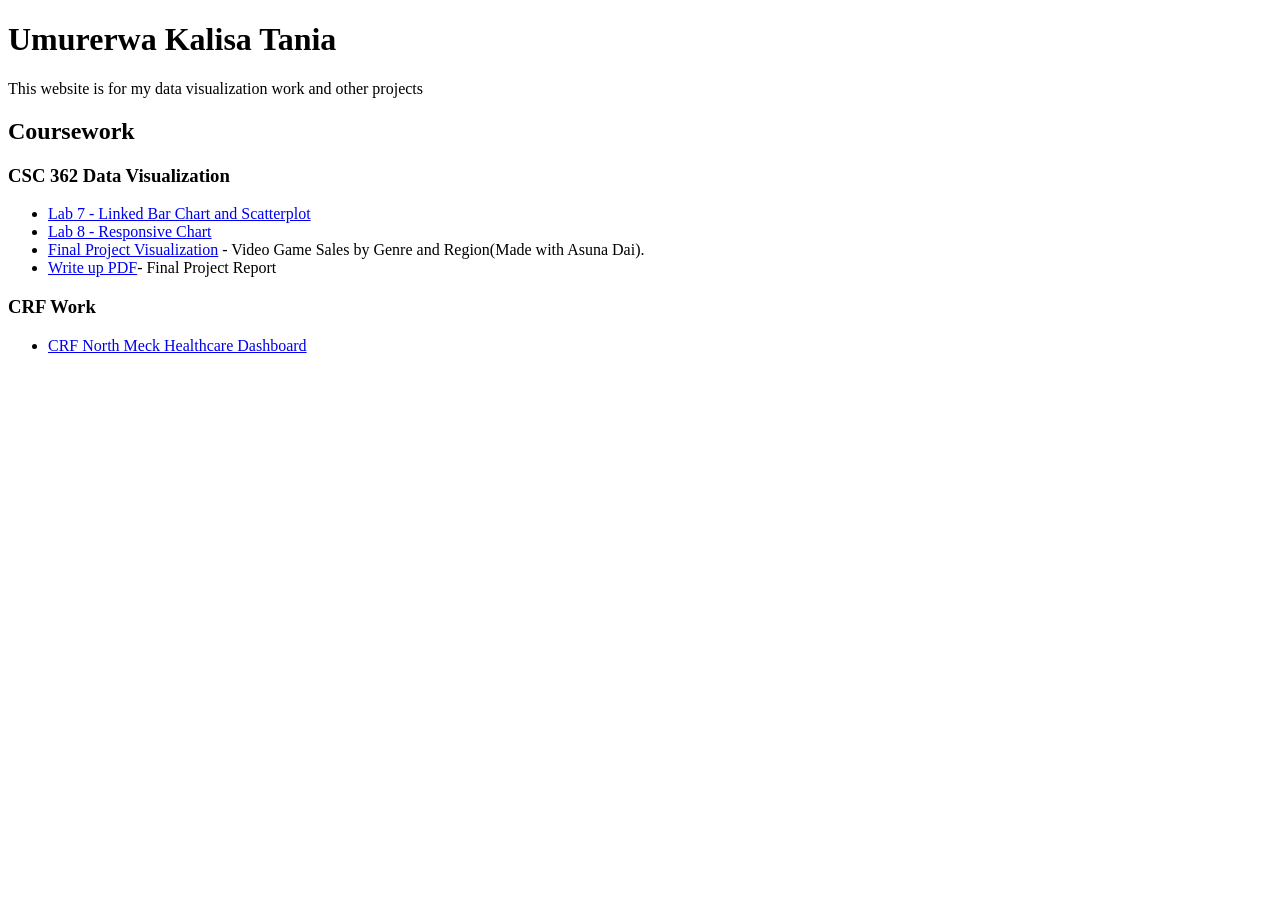
<file: index.html>
<!DOCTYPE html>
<html>
  <head>
    <meta charset="UTF-8">
    <meta name="viewport" content="width=device-width, initial-scale=1.0">
    <title>My Github Portfolio</title>
    <link href="https://fonts.googleapis.com/css2?family=Poppins:wght@300;400;600;700&display=swap" rel="stylesheet">
  </head>
  <body>
    <h1>Umurerwa Kalisa Tania</h1>
    <p>This website is for my data visualization work and other projects</p>

    <h2>Coursework</h2>
    <h3>CSC 362 Data Visualization</h3>

    <ul>
      <li> <a href="lab-7-multiple-views-taumurerwakalisa-1/trails-skeleton/index.html">Lab 7 - Linked Bar Chart and Scatterplot</a></li>
      <li> <a href="lab-8-advanced-topics-taumurerwakalisa/responsive/index.html">Lab 8 - Responsive Chart</a></li>
      <li> <a href="datavizfinal_May8/index.html"> Final Project Visualization</a> - Video Game Sales by Genre and Region(Made with Asuna Dai).</li>
      <li> <a href="Written documents/Data Vis Final Write Up .pdf"> Write up PDF</a>- Final Project Report</li>
    </ul>

    <h3>CRF Work</h3>
    <ul>
      <li> <a href="first_viz/index.html"> CRF North Meck Healthcare Dashboard</a></li>
    </ul>
  </body>
</html>
</file>
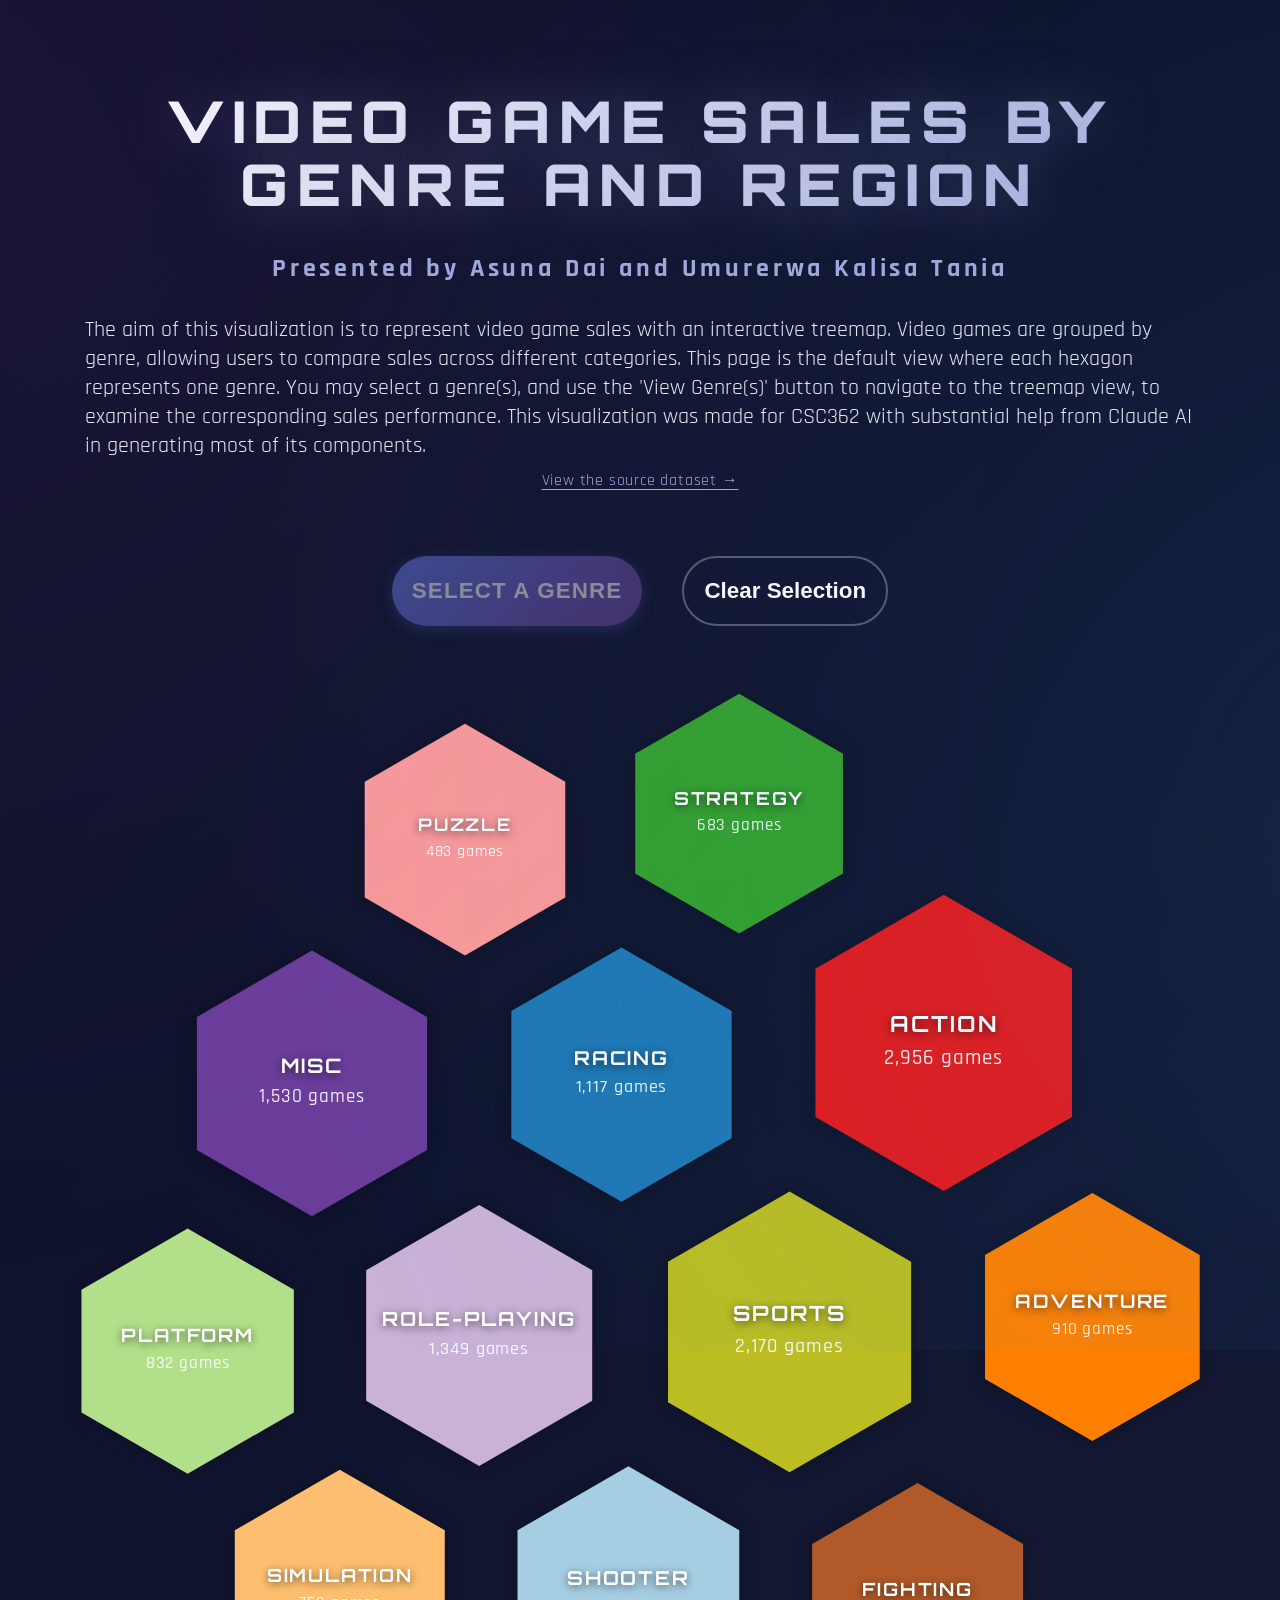
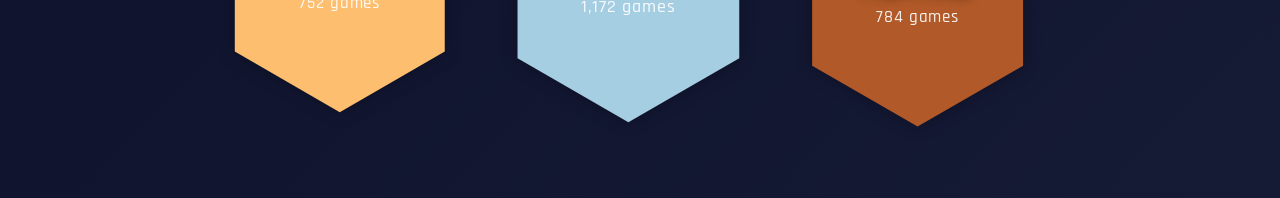
<file: datavizfinal_May8/index.html>
<!DOCTYPE html>
<html lang="en">
    <head>
        <meta charset="UTF-8">
        <meta name="viewport" content="width=device-width, initial-scale=1.0">
        <title>Video game genre categories</title>
        <link href="https://fonts.googleapis.com/css2?family=Orbitron:wght@700;900&family=Rajdhani:wght@400;600&display=swap" rel="stylesheet">
        <link rel="stylesheet" href="css/hexagons.css">

       
    </head>

    <body>
        <div class="container">
            <!--Visualization title-->
            
                <h1 aria-label="Visualization of video game sales by genre and region" aria-describedby="visualization-description">VIDEO GAME SALES BY GENRE AND REGION</h1>
                <h3 class="subtitle">Presented by Asuna Dai and Umurerwa Kalisa Tania</h3>
                <p id="visualization-description">The aim of this visualization is to represent video game sales 
                    with an interactive treemap.  Video games are grouped by genre, allowing users to compare sales across
                    different categories. This page is the default view where each hexagon represents one genre. 
                    You may select a genre(s), and use the 'View Genre(s)' button to navigate to 
                    the treemap view, to examine the corresponding sales performance.
                    This visualization was made for CSC362 with substantial help from Claude AI in generating 
				    most of its components.
                </p>

                <p class="data-source-link">
                    <a href="data.html">View the source dataset &rarr;</a>
                </p>
        </div>

            <!-- Selection button -->
        <div class="button-container">
            <button id="view-treemap-btn" disabled>Select a Genre</button>
            <button id="clear-selection-btn">Clear Selection</button>
        </div>

        <div class="hexagon-section" role="region" aria-label="A display of genres for each game">
            <!--Create SVG drawing area for the hexagons--> 
            <svg id="hexagon-container"></svg>

            <!-- Add tooltip element -->
            <div id="tooltip" class="tooltip"></div>
        </div>



        <script src="js/d3.v6.min.js"></script>
        <script src="js/hexagons.js"></script>
    </body>
</html>
</file>
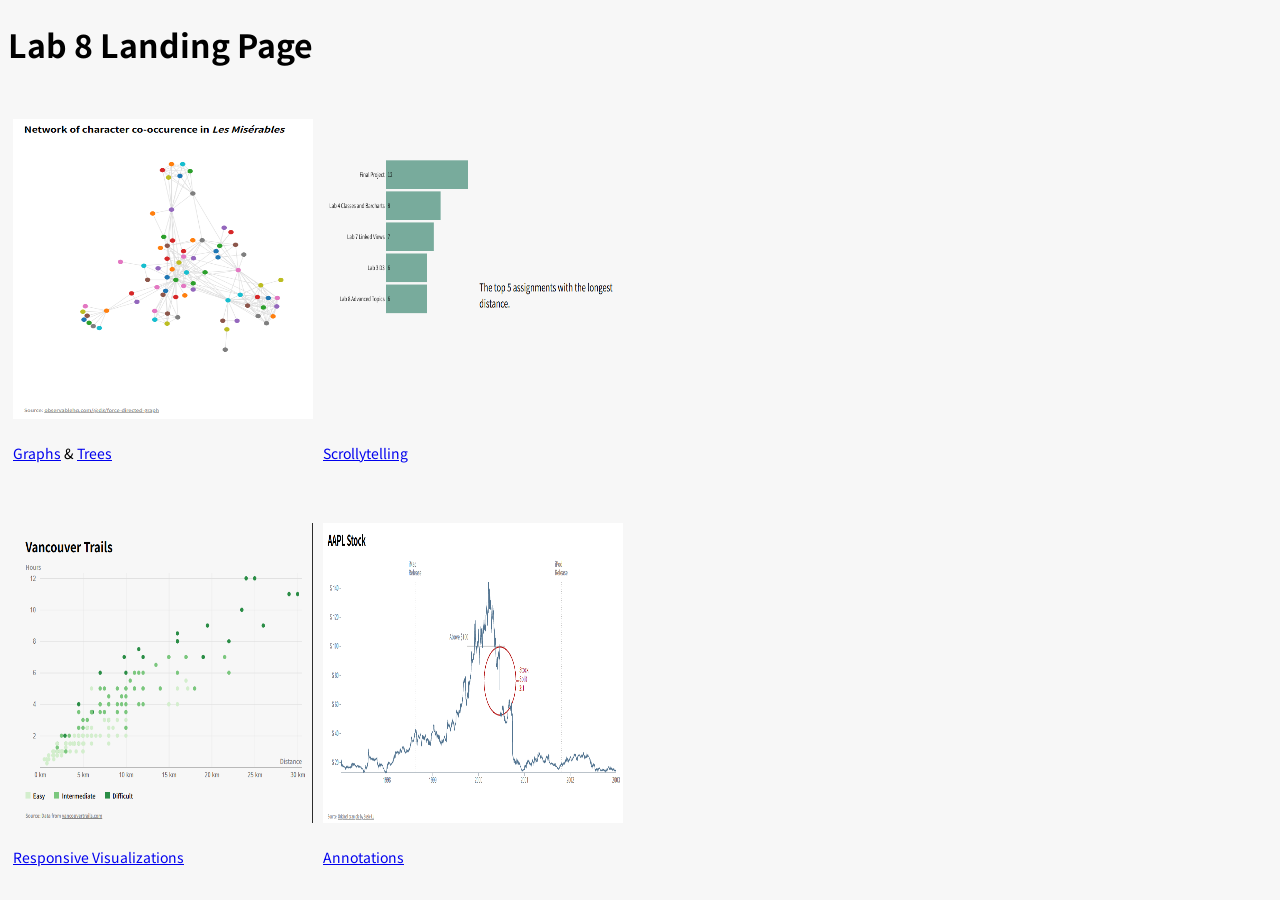
<file: lab-8-advanced-topics-taumurerwakalisa/index.html>
<!DOCTYPE html>
<html lang="en">
<head>
    <meta charset="UTF-8">
    <meta name="viewport" content="width=device-width, initial-scale=1.0">
    <title>Lab 8</title>
    <link rel="stylesheet" href="css/style.css">
    <link href="https://fonts.googleapis.com/css2?family=Noto+Sans+JP:wght@400;500;700&display=swap" rel="stylesheet">
</head>
<body>
    <h1>Lab 8 Landing Page</h1>
    <style type="text/css">
        </style>
        <table class="tg">
        <thead>
          <tr>
            <th class="tg-0pky"><br><img src="images/graphs.png" alt="A network of character occurence in Les Miserables" width="300" height="300"></th>
            <th class="tg-0pky"><br><img src="images/scrollytelling.png" alt="A scrollable visualization of assignments in CSC 362" width="300" height="300"></th>
          </tr>
        </thead>
        <tbody>
          <tr>
            <td class="tg-0pky"><a href="graphs/index.html">Graphs</a> & <a href="graphs/index.html">Trees</a></td>
            <td class="tg-0pky"><a href="scrollytelling/index.html">Scrollytelling</a></td>
          </tr>
          <tr>
            <td class="tg-0lax"></td>
            <td class="tg-0lax"></td>
          </tr>
          <tr>
            <td class="tg-0pky"><br><img src="images/responsiveViz.png" alt="A responsive scatterplot of Vancouver trails" width="300" height="300"></td>
            <td class="tg-0pky"><br><img src="images/annotations.png" alt="A line graph demonstrating the use of annotations" width="300" height="300"></td>
          </tr>
          <tr>
            <td class="tg-0pky"><a href="responsive/index.html">Responsive Visualizations</a></td>
            <td class="tg-0pky"><a href="annotations/index.html">Annotations</a></td>
          </tr>
        </tbody>
        </table>
</body>
</html>
</file>
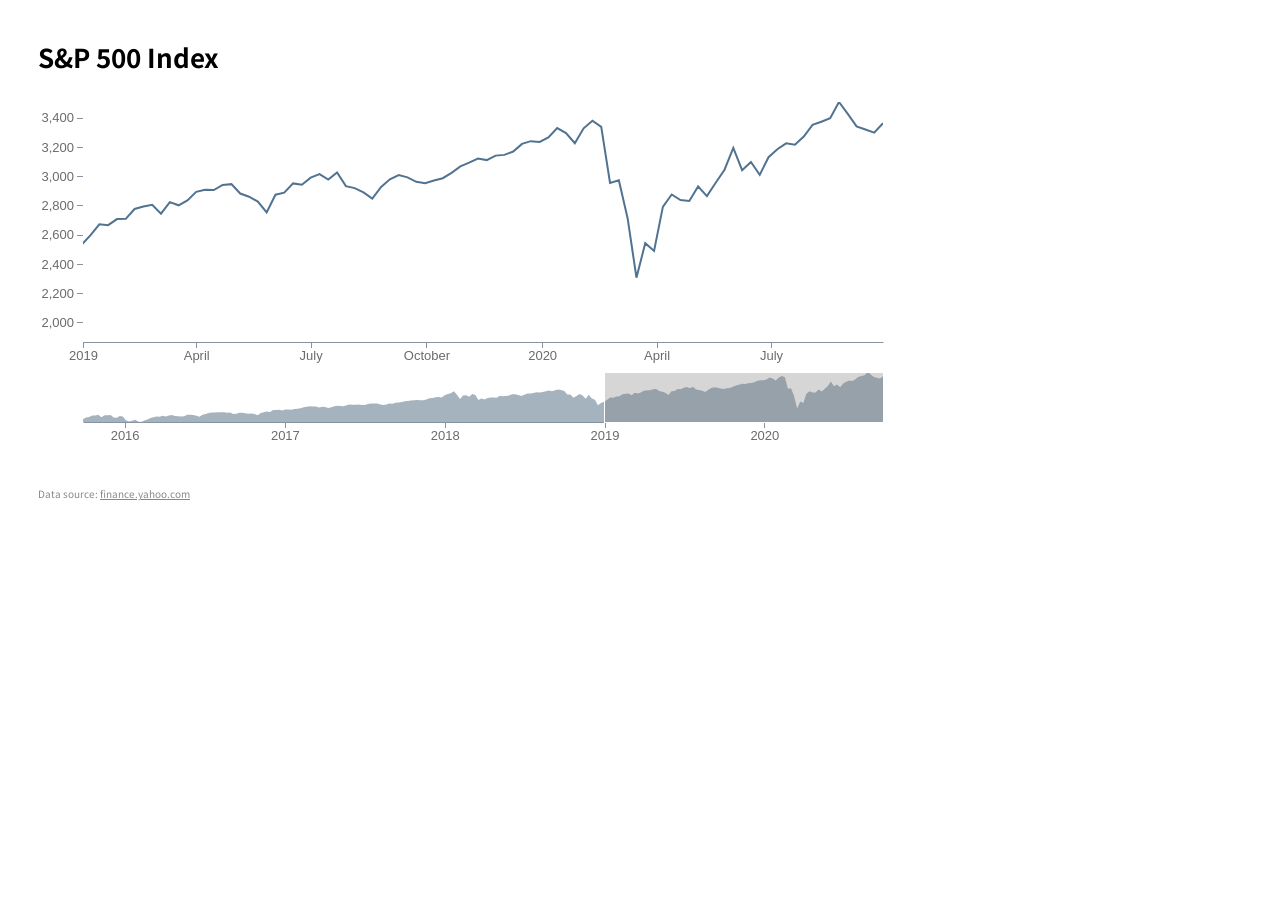
<file: lab-7-multiple-views-taumurerwakalisa-1/stock-skeleton/index.html>
<!DOCTYPE html>
<html>
<head>
    <title>D3 Brushing & Linking</title>
    <link rel="stylesheet" href="css/style.css">
    <link href="https://fonts.googleapis.com/css2?family=Noto+Sans+JP:wght@500;700&display=swap" rel="stylesheet">
</head>
<body> 
    <h1>S&P 500 Index</h1>

    <svg id="chart"></svg>

    <div class="source">
        Data source: <a href="https://finance.yahoo.com">finance.yahoo.com</a>
    </div>
    
    <script src="js/d3.v6.min.js"></script>
    <script src="js/focusContextVis.js"></script>
    <script src="js/main.js"></script>
</body>
</html>
</file>
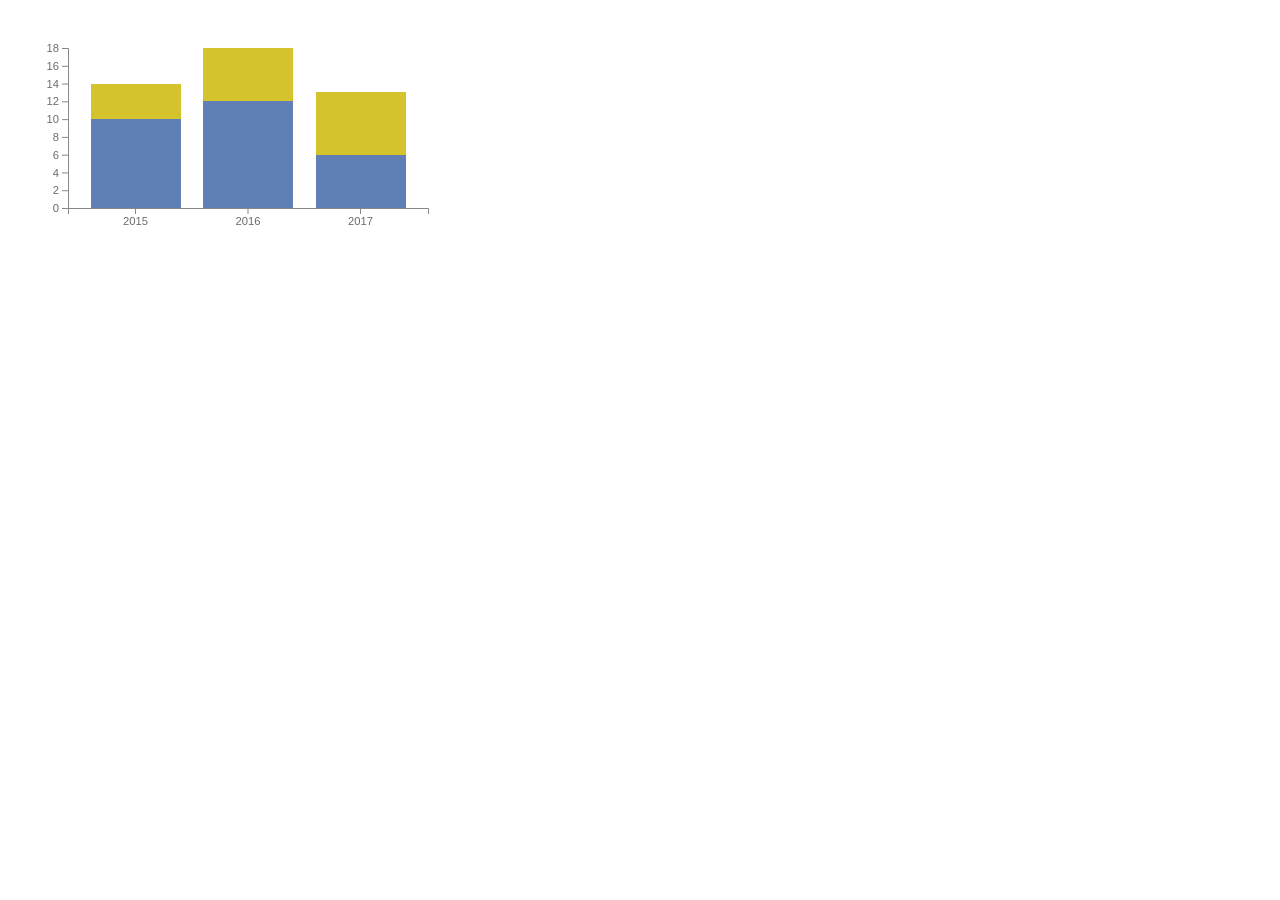
<file: lab-7-multiple-views-taumurerwakalisa-1/stream-stacks/index.html>
<!DOCTYPE html>
<html>
<head>
    <title>D3 Stacked Bar Chart</title>
    <meta charset="utf-8">
    <link rel="icon" href="data:;base64,iVBORwOKGO=" />
    <link rel="stylesheet" href="css/style.css">
    <link href="https://fonts.googleapis.com/css2?family=Noto+Sans+JP:wght@400;700&display=swap" rel="stylesheet">
</head>
<body>
    
    <svg id="chart"></svg>
    
    <script src="js/d3.v6.min.js"></script>
    <script src="js/stackedBarChart.js"></script>
    <script src="js/main.js"></script>
</body>
</html>
</file>
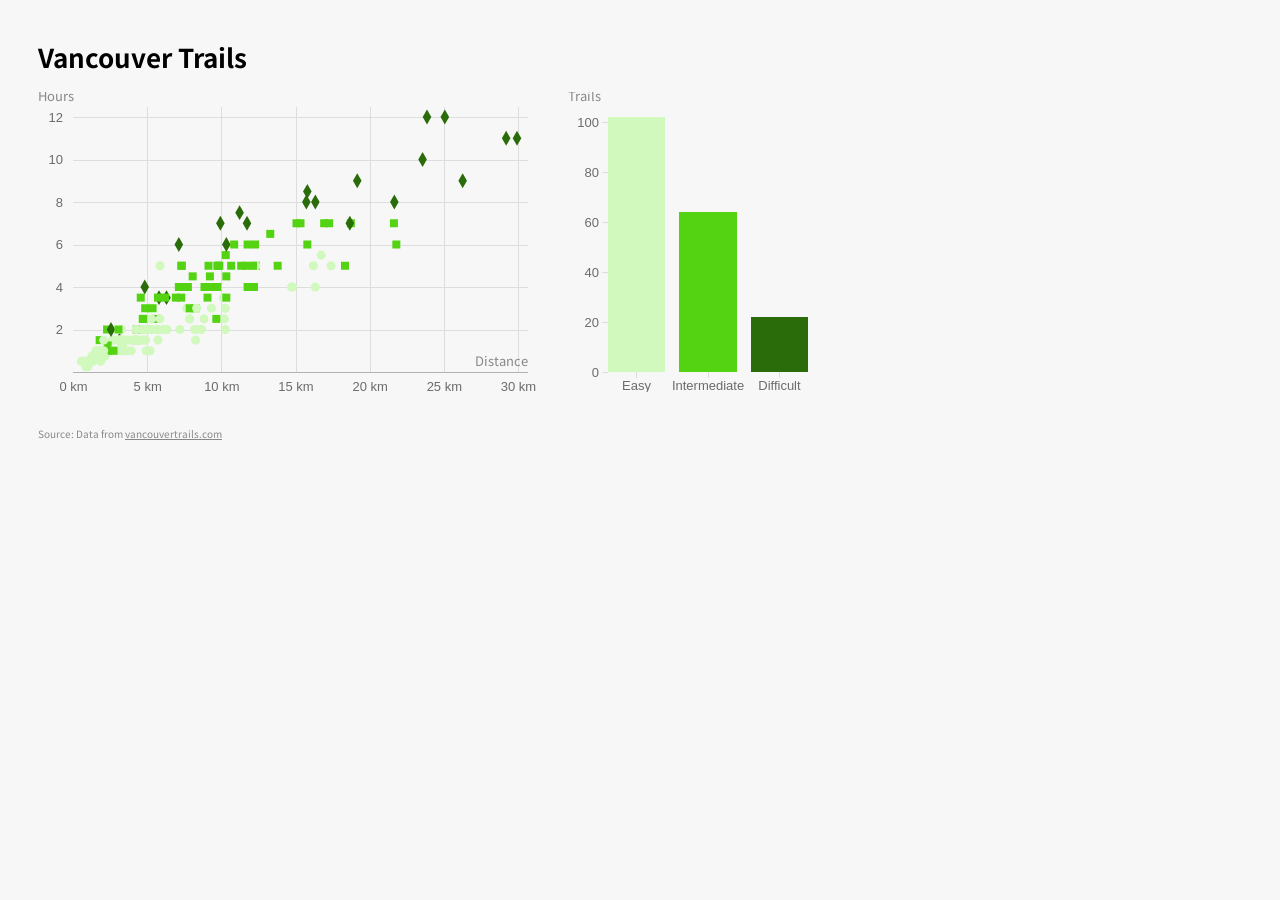
<file: lab-7-multiple-views-taumurerwakalisa-1/trails-skeleton/index.html>
<!DOCTYPE html>
<html>
<head>
    <title>D3 Linked Charts - Basic</title>
    <link rel="stylesheet" href="css/style.css">
    <link href="https://fonts.googleapis.com/css2?family=Noto+Sans+JP:wght@500;700&display=swap" rel="stylesheet">
</head>
<body> 
    <h1>Vancouver Trails</h1>
    <!-- The wrapper div, called "container", has the display "flex" in the CSS
    to help position both divs close to each other on the page.-->
    <div class="container">

        <!-- We have two divs, one for each SVG.The class for the scatterplot div
        helps with left/right positioning-->
        <div class="margin-right"><svg id="scatterplot"></svg></div>
        <div><svg id="barchart"></svg></div>

    </div>

    <div class="source">
        Source: Data from <a href="https://vancouvertrails.com/trails/">vancouvertrails.com</a>
    </div>

    <!-- Similar tooltip code that we have used previously -->
    <div id="tooltip"></div>
    
    <!-- Order matters: we first import D3, then we use it in 
    scatterplot and barchart. We use our Scatterplot and Barchart
    objects in our main.js, so it should be last. -->
    <script src="js/d3.v6.min.js"></script>
    <script src="js/scatterplot.js"></script>
    <script src="js/barchart.js"></script>
    <script src="js/main.js"></script>
</body>
</html>
</file>
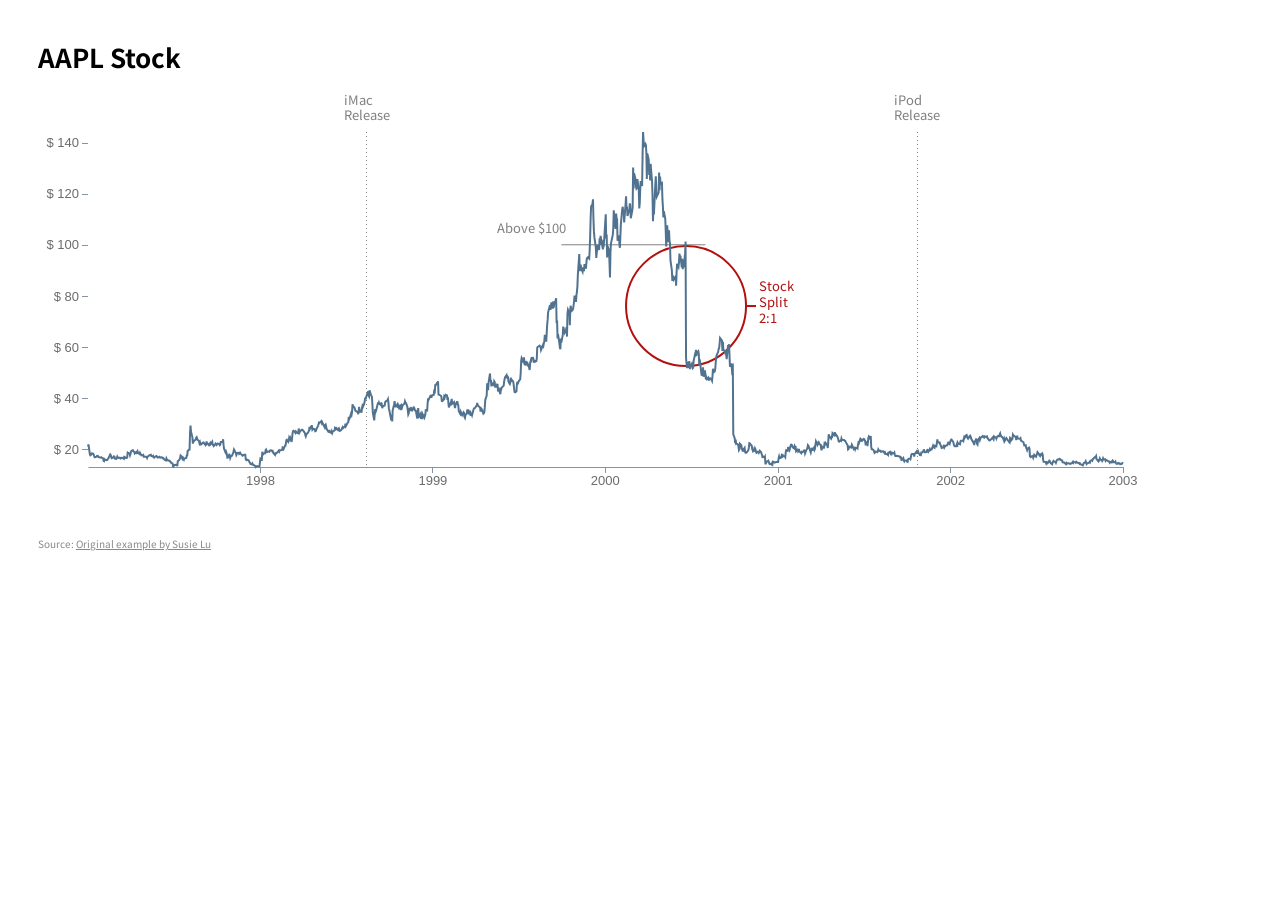
<file: lab-8-advanced-topics-taumurerwakalisa/annotations/index.html>
<!DOCTYPE html>
<html>
<head>
    <title>D3 Annotated Line Chart</title>
    <link rel="icon" href="data:;base64,iVBORwOKGO=" />
    <link rel="stylesheet" href="css/style.css">
    <link href="https://fonts.googleapis.com/css2?family=Noto+Sans+JP:wght@500;700&display=swap" rel="stylesheet">
</head>
<body> 
    <h1>AAPL Stock</h1>

    <svg id="chart"></svg>

    <div class="source">
        Source: <a href="https://bl.ocks.org/susielu/23dc3082669ee026c552b85081d90976">Original example by Susie Lu</a>
    </div>
    
    <script src="../js/d3.v6.min.js"></script>
    <script src="js/d3-annotation.min.js"></script>
    <script src="js/linechart.js"></script>
    <script src="js/main.js"></script>
</body>
</html>
</file>
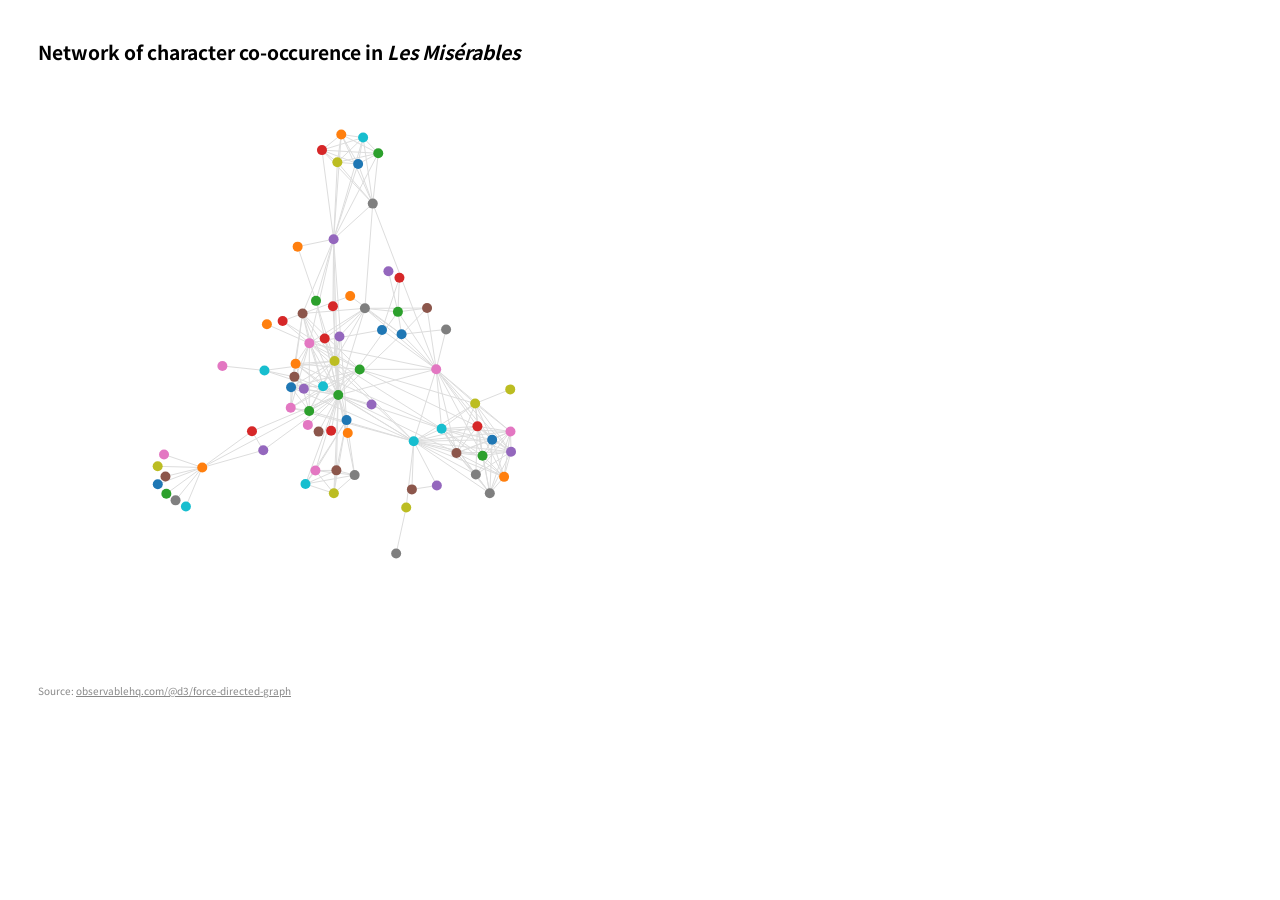
<file: lab-8-advanced-topics-taumurerwakalisa/graphs/index.html>
<!DOCTYPE html>
<html lang="en">
<head>
    <meta charset="UTF-8">
    <meta name="viewport" content="width=device-width, initial-scale=1.0">
    <title>Graphs and Trees</title>
    <link rel="stylesheet" href="css/style.css">
    <meta charset="UTF-8">
    <link href="https://fonts.googleapis.com/css2?family=Noto+Sans+JP:wght@500;700&display=swap" rel="stylesheet">

</head>
<body>
    <h1>Network of character co-occurence in <i>Les Misérables</i></h1>

    <div id="force-directed-graph"></div>
    <div id="name"></div>
    <div class="source">
        Source: <a href="https://observablehq.com/@d3/force-directed-graph">observablehq.com/@d3/force-directed-graph</a>
    </div>

    <script src="../js/d3.v6.min.js"></script>
    <script src="js/forceDirectedGraph.js"></script>
    <script src="js/main.js"></script>
</body>
</html>
</file>
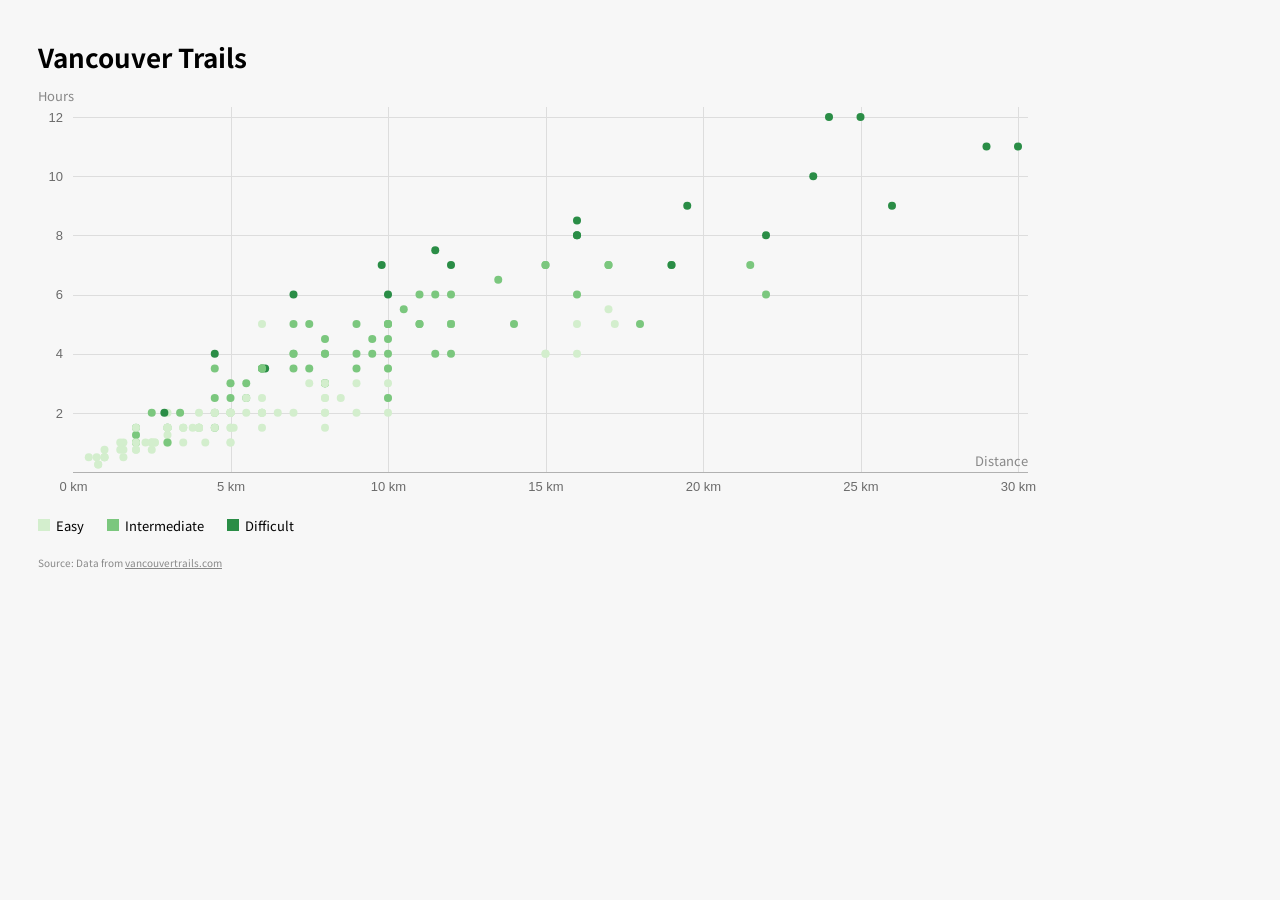
<file: lab-8-advanced-topics-taumurerwakalisa/responsive/index.html>
<!DOCTYPE html>
<html>
<head>
    <title>D3 Responsive Scatter Plot</title>
    <link rel="icon" href="data:;base64,iVBORwOKGO=" />
    <link rel="stylesheet" href="css/style.css">
    <link href="https://fonts.googleapis.com/css2?family=Noto+Sans+JP:wght@500;700&display=swap" rel="stylesheet">
</head>
<body> 
    <h1>Vancouver Trails</h1>
    
    <div id="scatterplot"></div>

    <ul class="legend">
        <li class="legend-btn" data-difficulty="Easy"><span class="legend-symbol"></span> Easy</li>
        <li class="legend-btn" data-difficulty="Intermediate"><span class="legend-symbol"></span> Intermediate</li>
        <li class="legend-btn" data-difficulty="Difficult"><span class="legend-symbol"></span> Difficult</li>
    </ul>

    <div class="source">
        Source: Data from <a href="https://vancouvertrails.com/trails/">vancouvertrails.com</a>
    </div>

    <div id="tooltip"></div>
    
    <script src="../js/d3.v6.min.js"></script>
    <script src="js/scatterplot.js"></script>
    <script src="js/main.js"></script>
</body>
</html>
</file>
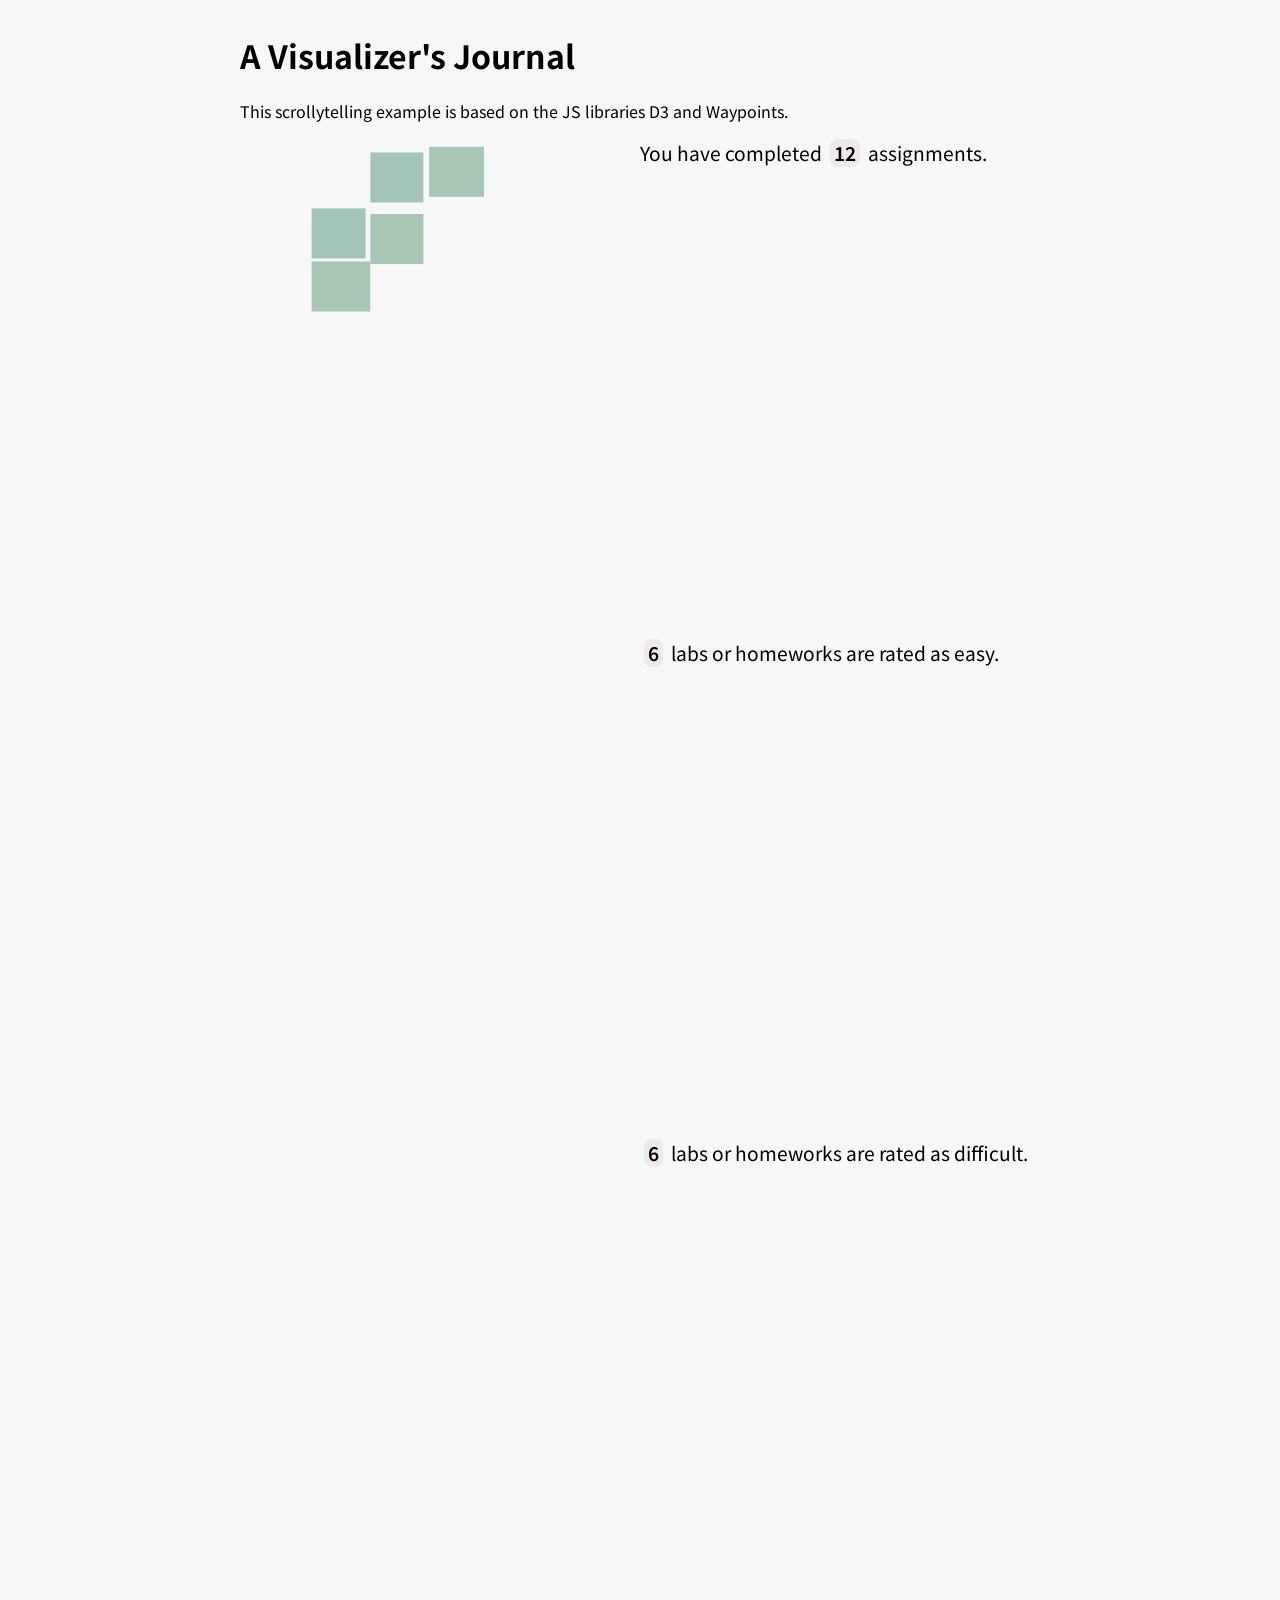
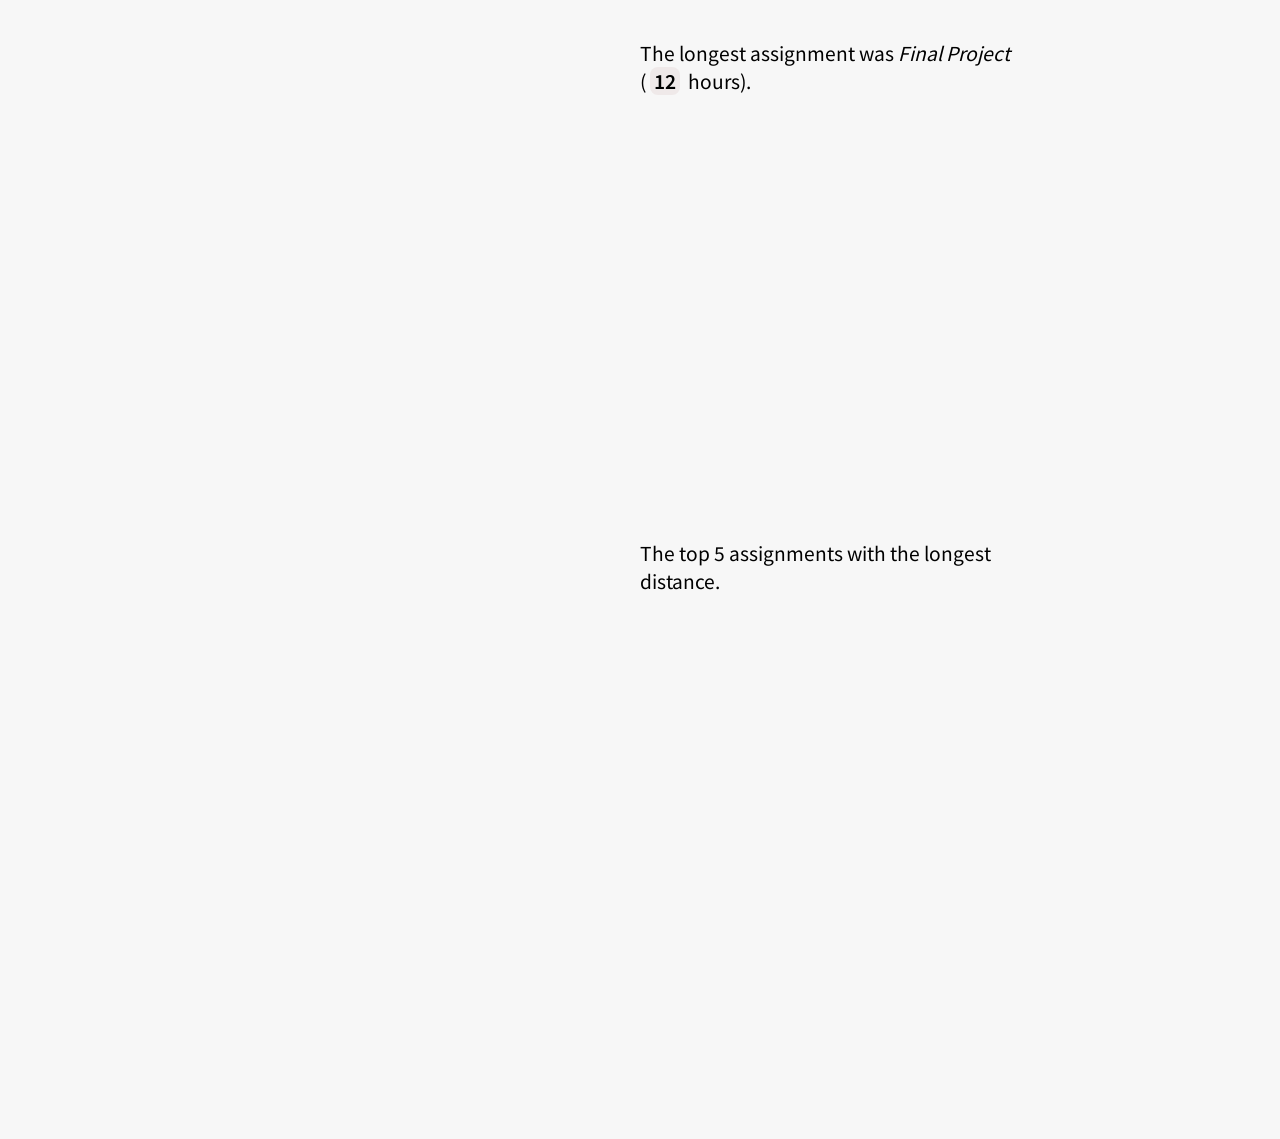
<file: lab-8-advanced-topics-taumurerwakalisa/scrollytelling/index.html>
<!DOCTYPE html>
<html>
<head>
    <title>Scrollytelling using D3 and Waypoints</title>
    <link rel="icon" href="data:;base64,iVBORwOKGO=" />
    <link rel="stylesheet" href="css/style.css">
    <link href="https://fonts.googleapis.com/css2?family=Noto+Sans+JP:wght@400;500;700&display=swap" rel="stylesheet">
</head>
<body> 
    <div class="page">
        <h1>A Visualizer's Journal</h1>

        <p>This scrollytelling example is based on the JS libraries D3 and Waypoints.</p>

  <!--     <div class="container">
            <div id="vis"></div>
            <div id="prose">
                <div class="step" id="step0">You have completed <span class="count" id="hikes-count"></span> hikes.</div>
                <div class="step" id="step1"><span class="count" id="easy-hikes-count"></span> hikes are rated as easy.</div>
                <div class="step" id="step2"><span class="count" id="difficult-hikes-count"></span> hikes are rated as difficult.</div>
                <div class="step" id="step3">The longest hike was <i><span id="max-duration-trail"></span></i><br>(<span class="count" id="max-duration"></span> hours).</div>
                <div class="step" id="step4">The top 10 trails with the longest distance.</div>
            </div>
        </div>

        Let the hikes = assignments
        Let the trails = name 
    -->


        <div class="container">
            <div id="vis-column"></div>
            <div id="text-column">
                <div class="step" id="step0">You have completed <span class="count" id="assignments-count"></span> assignments.</div>
                <div class="step" id="step1"><span class="count" id="easy-assignments-count"></span> labs or homeworks are rated as easy.</div>
                <div class="step" id="step2"><span class="count" id="difficult-assignments-count"></span> labs or homeworks are rated as difficult.</div>
                <div class="step" id="step3">The longest assignment was <i><span id="max-duration-name"></span></i><br>(<span class="count" id="max-duration"></span> hours).</div>
                <div class="step" id="step4">The top 5 assignments with the longest distance.</div>
            </div>
        </div>


    </div>


    <script src="../js/d3.v6.min.js"></script>
    <script src="js/noframework.waypoints.min.js"></script>
    <script src="js/scrollerVis.js"></script>
    <script src="js/main.js"></script>
</body>
</html>
</file>
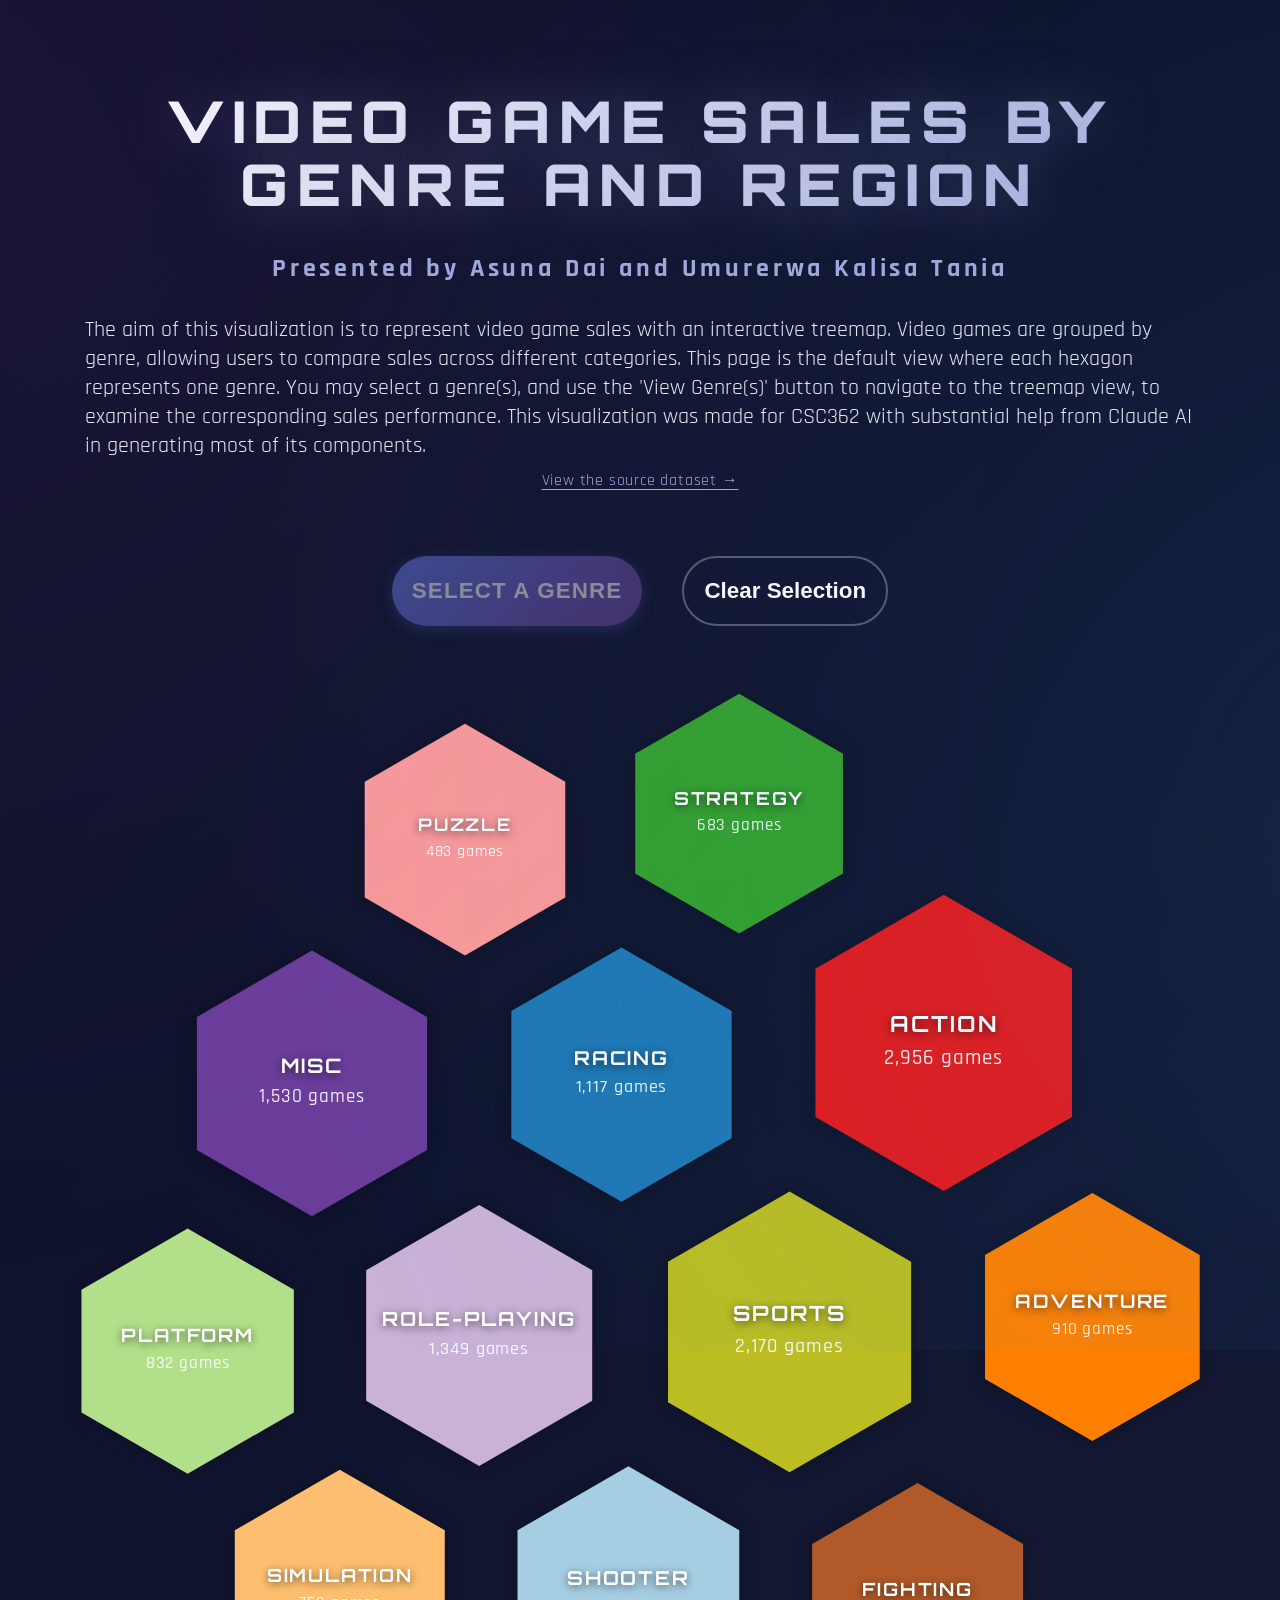
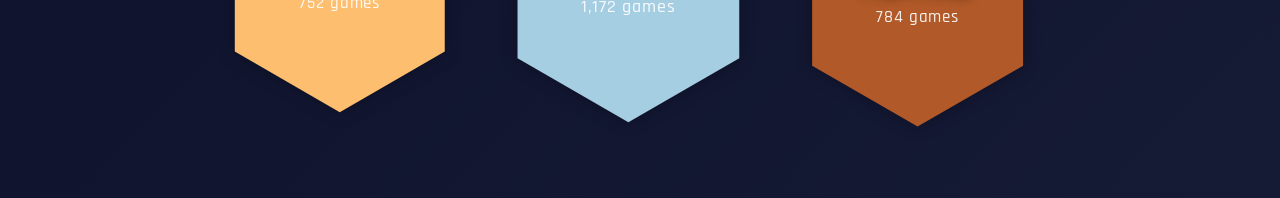
<file: datavizfinal_May8/hexagons.html>
<!DOCTYPE html>
<html lang="en">
    <head>
        <meta charset="UTF-8">
        <meta name="viewport" content="width=device-width, initial-scale=1.0">
        <title>Video game genre categories</title>
        <link href="https://fonts.googleapis.com/css2?family=Orbitron:wght@700;900&family=Rajdhani:wght@400;600&display=swap" rel="stylesheet">
        <link rel="stylesheet" href="css/hexagons.css">

       
    </head>

    <body>
        <div class="container">
            <!--Visualization title-->
            
                <h1 aria-label="Visualization of video game sales by genre and region" aria-describedby="visualization-description">VIDEO GAME SALES BY GENRE AND REGION</h1>
                <h3 class="subtitle">Presented by Asuna Dai and Umurerwa Kalisa Tania</h3>
                <p id="visualization-description">The aim of this visualization is to represent video game sales 
                    with an interactive treemap.  Video games are grouped by genre, allowing users to compare sales across
                    different categories. This page is the default view where each hexagon represents one genre. 
                    You may select a genre(s), and use the 'View Genre(s)' button to navigate to 
                    the treemap view, to examine the corresponding sales performance.
                    This visualization was made for CSC362 with substantial help from Claude AI in generating 
				    most of its components.
                </p>

                <p class="data-source-link">
                    <a href="data.html">View the source dataset &rarr;</a>
                </p>
        </div>

            <!-- Selection button -->
        <div class="button-container">
            <button id="view-treemap-btn" disabled>Select a Genre</button>
            <button id="clear-selection-btn">Clear Selection</button>
        </div>

        <div class="hexagon-section" role="region" aria-label="A display of genres for each game">
            <!--Create SVG drawing area for the hexagons--> 
            <svg id="hexagon-container"></svg>

            <!-- Add tooltip element -->
            <div id="tooltip" class="tooltip"></div>
        </div>



        <script src="js/d3.v6.min.js"></script>
        <script src="js/hexagons.js"></script>
    </body>
</html>
</file>
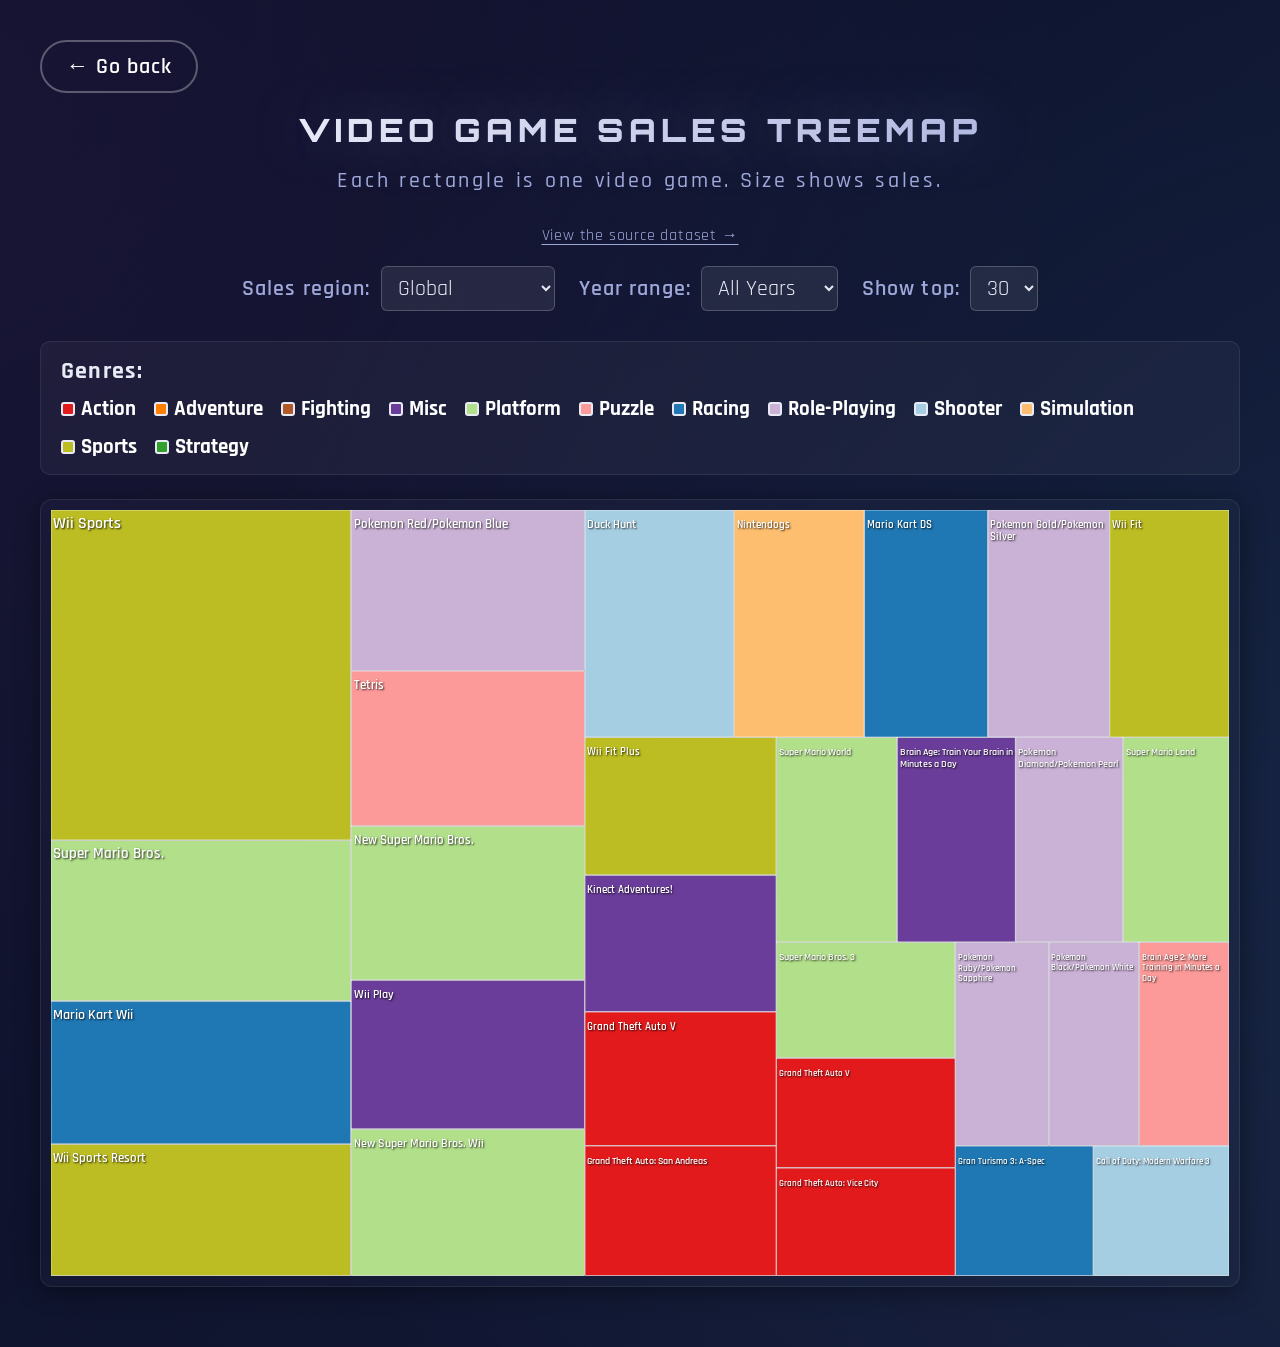
<file: datavizfinal_May8/treemap.html>
<!DOCTYPE html>
<html lang="en">
<head>
	<meta charset="UTF-8">
	<meta name="viewport" content="width=device-width, initial-scale=1.0">
	<title>Video Game Sales Treemap</title>

	<link href="https://fonts.googleapis.com/css2?family=Orbitron:wght@700;900&family=Rajdhani:wght@400;600&display=swap" rel="stylesheet">
	<link rel="stylesheet" href="css/treemap.css">
</head>

<body>
	<div class="container">

		<!-- Treemap view -->
		<div id="treemap-view">
			<button type="button" id="back-btn" aria-label="Go back to genre view">&larr; Go back</button>

			<h1>VIDEO GAME SALES TREEMAP</h1>
			<h3 class="subtitle">Each rectangle is one video game. Size shows sales.</h3>
			<p class="data-source-link"><a href="data.html">View the source dataset &rarr;</a></p>

			<!-- Filters -->
			<form class="form-inline" aria-label="Filter Treemap data">
				<div class="form-group">
					<label for="region-filter">Sales region:</label>
					<select id="region-filter" class="form-control" role="region" aria-label="Select a sales region to display">
						<option value="Global">Global</option>
						<option value="NA">North America</option>
						<option value="EU">Europe</option>
						<option value="JP">Japan</option>
						<option value="Other">Other</option>
					</select>
				</div>
				<div class="form-group">
					<label for="year-filter">Year range:</label>
					<select id="year-filter" class="form-control" role="region" aria-label="Select year range to filter">
						<option value="all">All Years</option>
						<option value="1980-1990">1980-1990</option>
						<option value="1990-2000">1990-2000</option>
						<option value="2000-2010">2000-2010</option>
						<option value="2010-2020">2010-2020</option>
					</select>
				</div>
				<div class="form-group">
					<label for="top-n-filter">Show top:</label>
					<select id="top-n-filter" class="form-control" role="region" aria-label="Select Number of top games to display">
						<option value="10">10</option>
						<option value="30" selected>30</option>
						<option value="50">50</option>
					</select>
				</div>
			</form>

			<!-- Legend -->
			<div id="legend" aria-label="Treemap legend">
				<div class="legend-section">
					<span class="legend-title">Genres:</span>
					<div id="legend-genres"></div>
				</div>
			</div>

			<!-- Parent container for the visualization -->
     		<div id="chart-area"></div>    
		

			<!--Hidden description of treemap for screen readers-->
			<div id="treemap-description"  class="sr-only">
				This treemap visualizes how many sales a video game made in various regions
				of the world including Europe, Japan, North America, other parts of the world
				and globally. The size of the area occupied by a game corresponds to how big or
				small a sale was. 

				This visualization was made for CSC362 with substantial help from Claude AI in generating 
				most of its components. 
		
			</div>
			

			<!-- Implement a live region for filter updates -->
			<div id="status-message" class="sr-only" aria-live="polite" aria-atomic="true"></div>
		</div>

		<!-- Tooltip shown on rectangle hover -->
		<div id="tooltip" class="tooltip" role="tooltip"></div>
	</div>

	<!-- Load JS libraries -->
	<script src="js/d3.v6.min.js"></script>

	<!-- Treemap implementation -->
	<script src="treemap.js"></script>
</body>
</html>
</file>
<file: datavizfinal_May8/css/hexagons.css>
:root {
                        
            --bg-dark: #0a0e27;
            --bg-mid: #151a35;
            --text-primary: #e8eaf6;
            --text-secondary: #9fa8da;
            --glow: rgba(159, 168, 218, 0.4);
        }
        
        * {
            margin: 0;
            padding: 0;
            box-sizing: border-box;
        }
        
        body {
            font-family: 'Rajdhani', sans-serif;
            background: linear-gradient(135deg, var(--bg-dark) 0%, var(--bg-mid) 100%);
            color: var(--text-primary);
            min-height: 100vh;
            overflow-x: hidden;
            position: relative;
        }
        
        /* Animated background elements */
        body::before {
            content: '';
            position: fixed;
            top: -50%;
            left: -50%;
            width: 200%;
            height: 200%;
            background: 
                radial-gradient(circle at 20% 30%, rgba(155, 89, 182, 0.1) 0%, transparent 50%),
                radial-gradient(circle at 80% 70%, rgba(52, 152, 219, 0.1) 0%, transparent 50%);
            animation: drift 20s ease-in-out infinite;
            pointer-events: none;
            z-index: 0;
        }
        
        @keyframes drift {
            0%, 100% { transform: translate(0, 0) rotate(0deg); }
            33% { transform: translate(2%, -2%) rotate(1deg); }
            66% { transform: translate(-2%, 2%) rotate(-1deg); }
        }
        
        .container {
            position: relative;
            z-index: 1;
            width: 100%;
            margin: 0 auto;
            padding: 60px 40px;
        }

        
        p {
            text-align: left; 
            margin: 30px 45px 10px 45px;
            font-size: clamp(1.4rem, 1.5vw, 2rem); 
           /*font-size: 1.5rem;*/
            font-weight: 150px;
            animation: fadeInDown 0.8s ease-out;
        }


        
 h1 {
    font-family: 'Orbitron', sans-serif;
    font-size: clamp(2rem, 4.5vw, 5rem);
    font-weight: 900;
    letter-spacing: 0.15em;  /* Wide letter spacing */
    text-transform: uppercase;
    background: linear-gradient(135deg, #fff 0%, var(--text-secondary) 100%);
    -webkit-background-clip: text;
    -webkit-text-fill-color: transparent;
    background-clip: text;
    margin-top: 10px;
    margin-left: 45px;
    margin-right: 45px;
    text-shadow: 0 0 60px var(--glow);
    line-height: 1.1;
    padding: 20px 0;
    text-align: center;
    animation: fadeInDown 0.8s ease-out;
     
}

h3, .subtitle {
    font-family: 'Rajdhani', sans-serif;
    font-size: clamp(1.4rem, 2vw, 3rem);
    color: var(--text-secondary);
    font-weight: 650;  /* Lighter weight for subtitle */
    letter-spacing: 0.15em;
    margin-top: 15px;
    text-align: center;
    animation: fadeInDown 0.8s ease-out;
}
        
        @keyframes fadeInDown {
            from {
                opacity: 0;
                transform: translateY(-30px);
            }
            to {
                opacity: 1;
                transform: translateY(0);
            }
        }


/* Small "View source dataset" link below the description */
.data-source-link {
    text-align: center !important;
    margin: 5px 45px 0 45px !important;
    font-size: 1rem !important;
    animation: fadeInDown 0.8s ease-out;
}
.data-source-link a {
    color: var(--text-secondary);
    text-decoration: underline;
    text-underline-offset: 4px;
    letter-spacing: 0.05em;
    transition: color 0.2s;
}
.data-source-link a:hover { color: #fff; }

/*CSS FOR THE SELECTION BUTTONS*/
.instruction {
    text-align: center;
    color: rgba(255, 255, 255, 0.7);
    font-size: 1rem;
    margin-top: 10px;
}

.button-container {
    display: flex;
    justify-content: center;
}

#view-treemap-btn {
    background: linear-gradient(135deg, #667eea 0%, #764ba2 100%);
    color: white;
    border: none;
    padding: 20px 20px;  
    font-size: 1.4rem; 
    font-weight: 700;
    border-radius: 50px;
    cursor: pointer;
    transition: all 0.3s ease;
    box-shadow: 0 4px 15px rgba(102, 126, 234, 0.4);
    text-transform: uppercase;
    letter-spacing: 0.05em;
    margin-right: 40px;
    margin-top: 5px;
    
}


#view-treemap-btn:hover:not(:disabled) {
    transform: translateY(-2px);
    box-shadow: 0 6px 20px rgba(102, 126, 234, 0.6);
}

#view-treemap-btn:disabled {
    opacity: 0.5;
    cursor: not-allowed;
}

#clear-selection-btn {
    background: transparent;
    color: white;
    border: 2px solid rgba(255, 255, 255, 0.3);
    padding: 20px 20px;  
    font-size: 1.4rem;
    font-weight: 700;
    border-radius: 50px;
    cursor: pointer;
    transition: all 0.3s ease;
    margin-top: 5px;
}

#clear-selection-btn:hover {
    border-color: white;
    background: rgba(255, 255, 255, 0.1);
}



/*------CSS FOR THE KEYBOARD NAVIGATION-------*/
/* Remove default focus outline (the white rectangle around the hexagons)*/
.hexagon:focus {
    outline: none;  /* Remove white rectangle */
}

/* Add custom focus styling that's less intrusive */
.hexagon:focus-visible {
    outline: 3px solid #4A90E2;
    outline-offset: 8px;
    border-radius: 10px;
}

/* Only show focus outline for keyboard users, not mouse clicks */
.hexagon:focus:not(:focus-visible) {
    outline: none;
}

/* Button focus styles */
#view-treemap-btn:focus,
#clear-selection-btn:focus {
    outline: 3px solid #4A90E2;
    outline-offset: 3px;
}

/* Remove outline on mouse click, keep for keyboard */
#view-treemap-btn:focus:not(:focus-visible),
#clear-selection-btn:focus:not(:focus-visible) {
    outline: none;
}
</file>
<file: lab-8-advanced-topics-taumurerwakalisa/css/style.css>
body {
    font-family: 'Noto Sans JP', sans-serif;
    font-size: 16px;
    font-weight: 400;
    background: #f7f7f7;
  }

/* Table styling */
.tg  {
    border-collapse:collapse;
    border-spacing:0;
}

.tg td {
    font-size:14px;
    overflow:hidden;
    padding:10px 5px;
    word-break:normal;
}
.tg th{ 
    font-size:14px;
    font-weight:normal;
    overflow:hidden;
    padding:10px 5px;
    word-break:normal;
}
.tg .tg-0pky{
    border-color:inherit;
    text-align:left;
    vertical-align:top;
}
.tg .tg-sxqf{
    border-color:inherit;
    font-family:inherit;
    text-align:left;
    vertical-align:top;
}
.tg .tg-0lax{
    text-align:left;
    vertical-align:top;
}
</file>
<file: lab-7-multiple-views-taumurerwakalisa-1/stock-skeleton/css/style.css>
body {
    font-family: 'Noto Sans JP', sans-serif;
    font-size: 13px;
    padding: 30px;
  }
  
  h1 {
    margin-top: 0;
  }
  
  #start-year-input {
    width: 60px;
  }
  
  .source {
    margin-top: 40px;
    font-size: 10px;
    color: #888;
  }
  .source a {
    color: #888;
  }
  
  /* Tooltip */
  .tooltip circle {
    fill: none;
    stroke: #78bd39;
  }
  .tooltip text {
    fill: #78bd39;
  }
  
  
  /* Axes */
  .axis line {
    fill: none;
    stroke: #8693a0;
    shape-rendering: crispEdges;
  }
  .axis text {
    font-size: 13px;
    fill: #6b6b6b;
  }
  .axis-title {
    font-size: 13px;
    fill: #888;
  }
  .x-axis .domain {
    stroke: #8693a0;
  }
  .y-axis .domain {
    display: none;
  }
  
  .chart-area {
    fill: #a5b3bf;
  }
  .chart-line {
    fill: none;
    stroke: #517390;
    stroke-width: 2px;
    clip-path: url(#clip);
  }
</file>
<file: lab-7-multiple-views-taumurerwakalisa-1/stream-stacks/css/style.css>
body {
    font-family: 'Noto Sans JP', sans-serif;
    font-size: 13px;
    padding: 30px;
  }
  
  .axis text {
    font-size: .7rem;
    fill: #6b6b6b;
  }
  
  .domain, .axis .tick line {
    stroke: #888;
  }
  
  
  rect {
    shape-rendering: crispEdges;
  }
  
  .cat-milk rect {
    fill: #6080b5;
  }
  .cat-water rect {
    fill: #d4c32d;
  }
  
  
  /* Axes 
  .axis line {
    fill: none;
    stroke: #cac8c8;
    shape-rendering: crispEdges;
    stroke-dasharray: 3 2;
    stroke-width: 0.5;
  }
  .axis text {
    font-size: .7rem;
    fill: #6b6b6b;
  }
  .axis-label {
    font-size: .75rem;
    fill: #333;
  }
  .y-axis .domain, .x-axis .domain {
    display: none;
  }
  .y-axis .tick:first-child line {
    display: none !important;
  }
  */
</file>
<file: lab-7-multiple-views-taumurerwakalisa-1/trails-skeleton/css/style.css>
body {
    font-family: 'Noto Sans JP', sans-serif;
    font-size: 13px;
    padding: 30px;
    background: #f7f7f7;
  }
  
  .container {
    display: flex;
  }
  
  .margin-right {
    margin-right: 30px;
  }
  
  h1 {
    margin-top: 0;
  }
  
  .source {
    margin-top: 30px;
    font-size: 10px;
    color: #888;
  }
  .source a {
    color: #888;
  }
  
  /* Marks */
  .point:hover {
    stroke: #333;
  }
  .bar {
    shape-rendering: crispEdges;
  }
  
  
  /* Axes */
  .axis line {
    fill: none;
    stroke: #ddd;
    shape-rendering: crispEdges;
  }
  .axis text {
    font-size: 13px;
    fill: #6b6b6b;
  }
  .axis-title {
    font-size: 13px;
    fill: #888;
  }
  .y-axis .tick:first-child line {
    stroke: #b1b1b1;
  }
  .y-axis .tick:first-child text {
    display: none;
  }
  .x-axis .tick:first-child line {
    display: none;
  }
  .axis path {
    display: none;
  }
  
  
  /* Tooltip */
  #tooltip {
    position: absolute;
    display: none;
    background: #fff;
    box-shadow: 3px 3px 3px 0px rgb(92 92 92 / 0.5);
    border: 1px solid #ddd;
    font-size: 12px;
    font-weight: 500;
    padding: 8px;
    min-width: 160px;
    color: #333;
  }
  .tooltip-title {
    color: #000;
    font-size: 14px;
    font-weight: 600;
  }
  #tooltip ul {
    margin: 5px 0 0 0;
    padding-left: 20px;
  }
  

  /*bars*/
  .bar:hover {
    stroke: #777;
  }
  .bar.active {
    stroke: #333;
  }
</file>
<file: lab-8-advanced-topics-taumurerwakalisa/annotations/css/style.css>
body {
    font-family: 'Noto Sans JP', sans-serif;
    font-size: 13px;
    padding: 30px;
  }
  
  h1 {
    margin-top: 0;
  }
  
  
  .source {
    margin-top: 40px;
    font-size: 10px;
    color: #888;
  }
  .source a {
    color: #888;
  }
  
  
  /* Axes */
  .axis line {
    fill: none;
    stroke: #8693a0;
    shape-rendering: crispEdges;
  }
  .axis text {
    font-size: 13px;
    fill: #6b6b6b;
  }
  .axis-title {
    font-size: 13px;
    fill: #888;
  }
  .x-axis .domain {
    stroke: #8693a0;
  }
  .y-axis .domain {
    display: none;
  }
  
  .chart-line {
    fill: none;
    stroke: #517390;
    stroke-width: 2px;
  }
  
  /* Annotations */
  .annotation.anomaly path {
    stroke: #b30f0f;
    stroke-width: 2px;
  }
  .annotation.anomaly text {
    fill: #b30f0f;
  }
  .annotation.dashed .subject {
    shape-rendering: crispEdges;
    stroke-dasharray: 1,3;
  }
</file>
<file: lab-8-advanced-topics-taumurerwakalisa/graphs/css/style.css>
body {
    font-family: 'Noto Sans JP', sans-serif;
    font-size: 13px;
    padding: 30px;
  }
  
  h1 {
    margin-top: 0;
    font-size: 1.2rem;
  }
  
  .source {
    font-size: 10px;
    color: #888;
  }
  .source a {
    color: #888;
  }
  
  line {
    stroke: #ddd;
  }
</file>
<file: lab-8-advanced-topics-taumurerwakalisa/responsive/css/style.css>
body {
    font-family: 'Noto Sans JP', sans-serif;
    font-size: 13px;
    padding: 30px;
    background: #f7f7f7;
  }
  
  h1 {
    margin-top: 0;
  }
  
  #scatterplot {
    max-width: 1000px;
  }

  
  .source {
    font-size: 10px;
    color: #888;
  }
  .source a {
    color: #888;
  }
  
  /* Marks */
  .point:hover {
    stroke: #333;
  }
  
  /* Axes */
  .axis line {
    fill: none;
    stroke: #ddd;
    shape-rendering: crispEdges;
  }
  .axis text {
    font-size: 13px;
    fill: #6b6b6b;
  }
  .axis-title {
    font-size: 13px;
    fill: #888;
  }
  .y-axis .tick:first-child line {
    stroke: #b1b1b1;
  }
  .y-axis .tick:first-child text {
    display: none;
  }
  .x-axis .tick:first-child line {
    display: none;
  }
  .axis path {
    display: none;
  }
  
  /* Legend */
  .legend {
    margin: 20px 0;
    list-style: none;
    padding: 0;
  }
  .legend-btn {
    display: inline-block;
    margin: 0 20px 0 0;
    cursor: pointer;
    transition: all ease-in-out 200ms;
  }
  .legend-btn:hover.legend-btn.inactive:hover  {
    opacity: 0.7;
  }
  .legend-btn.inactive {
    opacity: 0.5;
  }
  .legend-symbol {
    width: 12px;
    height: 12px;
    margin-right: 3px;
    display: inline-block;
  }
  .legend-btn[data-difficulty="Easy"] .legend-symbol {
    background: #d3eecd;
  }
  .legend-btn[data-difficulty="Intermediate"] .legend-symbol {
    background: #7bc77e;
  }
  .legend-btn[data-difficulty="Difficult"] .legend-symbol {
    background: #2a8d46;
  }
  
  /* Tooltip */
  #tooltip {
    position: absolute;
    display: none;
    background: #fff;
    box-shadow: 3px 3px 3px 0px rgb(92 92 92 / 0.5);
    border: 1px solid #ddd;
    font-size: 12px;
    font-weight: 500;
    padding: 8px;
    min-width: 160px;
    color: #333;
  }
  .tooltip-title {
    color: #000;
    font-size: 14px;
    font-weight: 600;
  }
  #tooltip ul {
    margin: 5px 0 0 0;
    padding-left: 20px;
  }
</file>
<file: lab-8-advanced-topics-taumurerwakalisa/scrollytelling/css/style.css>
body {
  font-family: 'Noto Sans JP', sans-serif;
  font-size: 16px;
  font-weight: 400;
  background: #f7f7f7;
}

.page {
  margin: 2rem auto;
  max-width: 50rem;
}

.container {
  position: relative;
  margin-bottom: 100px;
}

#vis-column {
  position: fixed;
  width: 400px;
}

#text-column {
  margin-left: 400px;
}
#text-column .step {
  height: 500px;
}

.count {
  padding: 0px 4px;
  background: #efe9e9;
  font-weight: 600;
  border-radius: 8px;
  margin: 0 4px;
}

.step {
  font-size: 1.2rem;
}

.chart-label {
  font-size: .7rem;
}
</file>
<file: datavizfinal_May8/css/treemap.css>
:root {
	--bg-dark: #0a0e27;
	--bg-mid: #151a35;
	--text-primary: #e8eaf6;
	--text-secondary: #9fa8da;
	--glow: rgba(159, 168, 218, 0.4);
}

* {
	margin: 0;
	padding: 0;
	box-sizing: border-box;
}

body {
	font-family: 'Rajdhani', sans-serif;
	background: linear-gradient(135deg, var(--bg-dark) 0%, var(--bg-mid) 100%);
	color: var(--text-primary);
	min-height: 100vh;
	overflow-x: hidden;
	position: relative;
}

/* Animated background elements (matches hexagons page) */
body::before {
	content: '';
	position: fixed;
	top: -50%;
	left: -50%;
	width: 200%;
	height: 200%;
	background:
		radial-gradient(circle at 20% 30%, rgba(155, 89, 182, 0.1) 0%, transparent 50%),
		radial-gradient(circle at 80% 70%, rgba(52, 152, 219, 0.1) 0%, transparent 50%);
	animation: drift 20s ease-in-out infinite;
	pointer-events: none;
	z-index: 0;
}

@keyframes drift {
	0%, 100% { transform: translate(0, 0) rotate(0deg); }
	33% { transform: translate(2%, -2%) rotate(1deg); }
	66% { transform: translate(-2%, 2%) rotate(-1deg); }
}

/* Small "View source dataset" link under the subtitle */
.data-source-link {
	text-align: center;
	margin: 8px 0 0 0;
	font-size: 1rem;
	position: relative;
	z-index: 1;
}
.data-source-link a {
	color: var(--text-secondary);
	text-decoration: underline;
	text-underline-offset: 4px;
	letter-spacing: 0.05em;
	transition: color 0.2s;
}
.data-source-link a:hover { color: #fff; }

.container {
	position: relative;
	z-index: 1;
	width: 100%;
	max-width: 2300px;
	margin: 0 auto;
	padding: 40px 40px 60px 40px;
}

h1 {
	font-family: 'Orbitron', sans-serif;
	font-size: clamp(1.4rem, 5vw, 2rem);
	font-weight: 900;
	letter-spacing: 0.15em;
	text-transform: uppercase;
	background: linear-gradient(135deg, #fff 0%, var(--text-secondary) 100%);
	-webkit-background-clip: text;
	-webkit-text-fill-color: transparent;
	background-clip: text;
	margin-top: 10px;
	text-shadow: 0 0 60px var(--glow);
	line-height: 1.1;
	padding: 10px 0;
	text-align: center;
	animation: fadeInDown 0.6s ease-out;
}

h3, .subtitle {
	font-family: 'Rajdhani', sans-serif;
	font-size: clamp(1.4rem, 1.5vw, 2rem);
	color: var(--text-secondary);
	font-weight: 500;
	letter-spacing: 0.12em;
	margin-top: 8px;
	margin-bottom: 30px;
	text-align: center;
	animation: fadeInDown 0.6s ease-out;
}

.sr-only{
	position:absolute;
        left:-10000px;
        top:auto;
        width:1px;
        height:1px;
        overflow:hidden;
}

@keyframes fadeInDown {
	from { opacity: 0; transform: translateY(-30px); }
	to   { opacity: 1; transform: translateY(0); }
}


/* Back button */
#back-btn {
	background: transparent;
	color: white;
	border: 2px solid rgba(255, 255, 255, 0.3);
	padding: 10px 24px;
	font-size: 1.4rem;
	font-weight: 600;
	border-radius: 50px;
	cursor: pointer;
	transition: all 0.3s ease;
	font-family: 'Rajdhani', sans-serif;
	letter-spacing: 0.05em;
}

#back-btn:hover {
	border-color: white;
	background: rgba(255, 255, 255, 0.1);
}


/* Filters */
.form-inline {
	display: flex;
	flex-wrap: wrap;
	justify-content: center;
	gap: 24px;
	margin: 20px 0 30px 0;
}

.form-group {
	display: flex;
	align-items: center;
	gap: 10px;
}

.form-group label {
	font-family: 'Rajdhani', sans-serif;
	color: var(--text-secondary);
	font-weight: 600;
	letter-spacing: 0.05em;
	font-size: 1.4rem;  
}

.form-control {
	background: rgba(255, 255, 255, 0.08);
	color: var(--text-primary);
	border: 1px solid rgba(255, 255, 255, 0.2);
	border-radius: 6px;
	padding: 6px 12px;
	font-family: 'Rajdhani', sans-serif;
	font-size: 1.4rem;
	cursor: pointer;
	transition: border-color 0.2s ease;
}

.form-control:hover,
.form-control:focus {
	border-color: var(--text-secondary);
	outline: none;
}

.form-control option {
	background: var(--bg-mid);
	color: var(--text-primary);
}


/* Legend */
#legend {
	display: flex;
	flex-wrap: wrap;
	gap: 30px;
	justify-content: center;
	align-items: center;
	background: rgba(255, 255, 255, 0.04);
	border: 1px solid rgba(255, 255, 255, 0.08);
	border-radius: 10px;
	padding: 14px 20px;
	margin: 0 auto 24px auto;
	max-width: 100%;
}

.legend-section {
	display: flex;
	flex-wrap: wrap;
	align-items: center;
	gap: 10px;
}

.legend-title {
	font-family: 'Rajdhani', sans-serif;
	font-weight: 700;
	color: var(--text-primary);
	letter-spacing: 0.05em;
	margin-right: 6px;
	font-size: 1.5rem; 
}

#legend-genres {
	display: flex;
	flex-wrap: wrap;
	gap: 12px 18px;
}

.legend-item {
	display: inline-flex;
	align-items: center;
	gap: 6px;
}

.legend-swatch {
	display: inline-block;
	width: 14px;
	height: 14px;
	border-radius: 3px;
	border: 1px solid rgba(255, 255, 255, 0.25);
}

.legend-label {
	font-size: 1.3rem;    
	color: var(--text-primary);
	font-family: 'Rajdhani', sans-serif;
} 

.gradient-bar {
	display: inline-block;
	width: 130px;
	height: 12px;
	border-radius: 4px;
	border: 1px solid rgba(255, 255, 255, 0.25);
	background: linear-gradient(to right, #444, #ccc);
}

.gradient-label {
	font-size: 1.4rem; 
	color: var(--text-secondary);
	font-family: 'Rajdhani', sans-serif;
}


/* Chart area */
#chart-area {
	display: flex;
	justify-content: center;
	margin-top: 10px;
	background: rgba(255, 255, 255, 0.02);
	border: 1px solid rgba(255, 255, 255, 0.08);
	border-radius: 12px;
	padding: 10px;
	box-shadow: 0 4px 25px rgba(0, 0, 0, 0.4);
}

#chart-area svg {
	/*max-width: 100%;*/
	height: auto;
	display: block;
}



/* Game labels inside the treemap */
text.game-label {
	font-family: 'Rajdhani', sans-serif;
	font-weight: 600;
	pointer-events: none;
	text-shadow: 1px 1px 2px rgba(0, 0, 0, 0.8);  /* Add shadow for readability */
}


/* Tooltip */
.tooltip {
	position: fixed;
	pointer-events: none;
	opacity: 0;
	background: rgba(10, 14, 39, 0.95);
	color: var(--text-primary);
	border: 1px solid rgba(159, 168, 218, 0.4);
	border-radius: 8px;
	padding: 10px 14px;
	font-family: 'Rajdhani', sans-serif;
	font-size: 0.95rem;
	line-height: 1.4;
	box-shadow: 0 4px 20px rgba(0, 0, 0, 0.5);
	transition: opacity 0.15s ease;
	z-index: 100;
	min-width: 180px;
}

.tooltip strong {
	color: #fff;
	font-size: 1rem;
	font-weight: 700;
	display: block;
	margin-bottom: 4px;
}



/* Styles for updating the legend based on the genres selected */
/* Legend item states */
.legend-item {
	display: inline-flex;
	align-items: center;
	gap: 6px;
	transition: all 0.3s ease;
}

/* Active genre (currently displayed) */
.legend-item.active {
	opacity: 1;
}

.legend-item.active .legend-swatch {
	border: 2px solid; 
}

.legend-item.active .legend-label {
	font-weight: 700;
	color: #fff;
}

/* Inactive genre (not displayed) */
.legend-item.inactive {
	opacity: 0.3;
}

.legend-item.inactive .legend-swatch {
	border: 1px solid rgba(255, 255, 255, 0.15);
	filter: grayscale(60%);
}

.legend-item.inactive .legend-label {
	color: rgba(255, 255, 255, 0.4);
}
</file>
